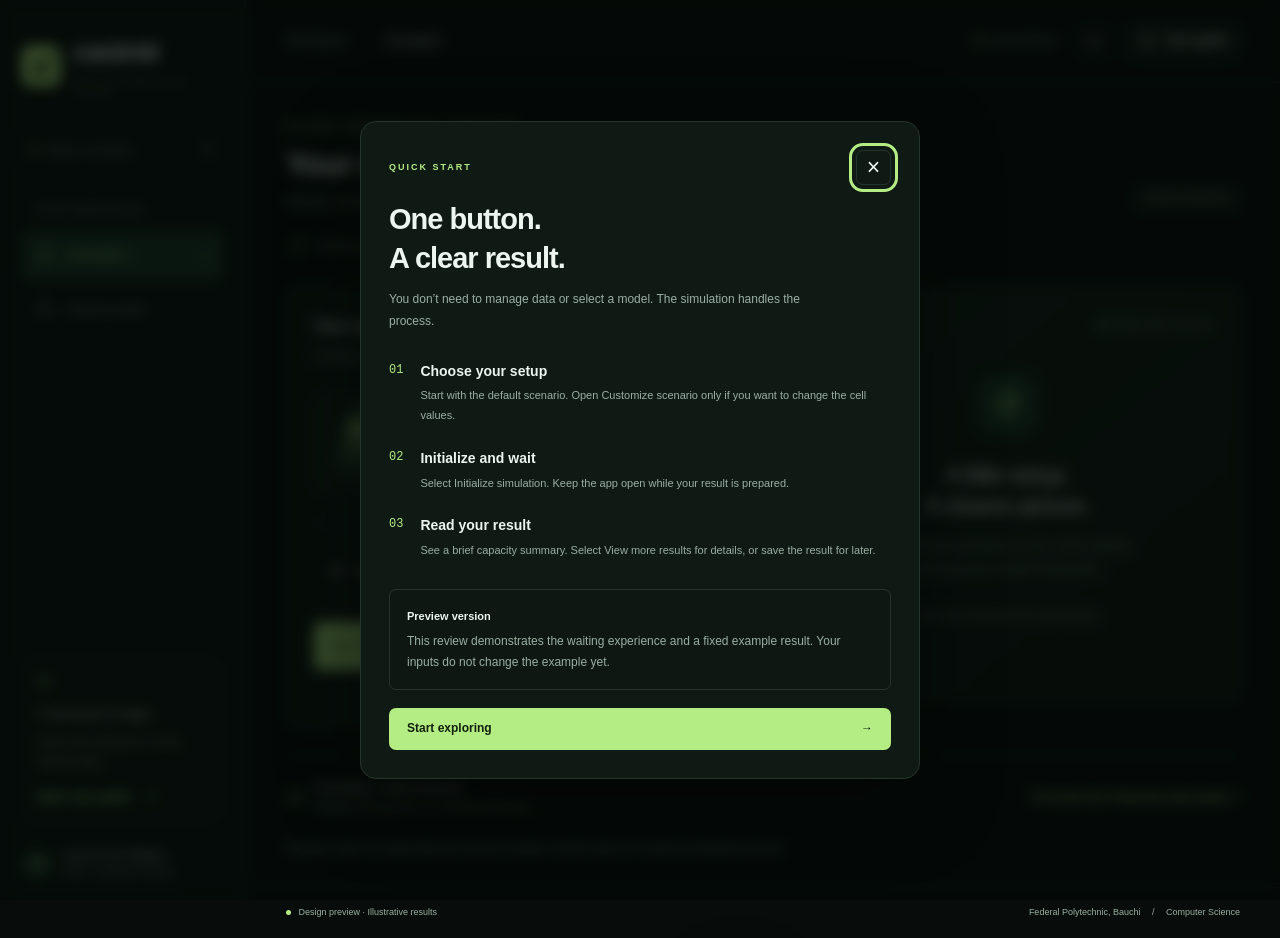
<file: prototype/index.html>
<!doctype html>
<html lang="en" data-theme="dark">
<head>
  <meta charset="UTF-8"><meta name="viewport" content="width=device-width,initial-scale=1">
  <meta name="description" content="Casimir battery performance simulation — interactive interface prototype.">
  <title>Casimir — Battery Simulation Studio</title>
  <link rel="stylesheet" href="styles.css">
  <link rel="stylesheet" href="simplified.css">
</head>
<body>
<a class="skip-link" href="#main">Skip to workspace</a>
<div class="app-shell">
  <aside class="sidebar" aria-label="Main navigation">
    <a class="brand" href="#simulation" aria-label="Casimir home"><span class="brand-mark">c<span>·</span></span><span>casimir<small>BATTERY SIMULATION STUDIO</small></span></a>
    <div class="workspace-tag"><span class="status-dot"></span> Battery simulation <span class="tag">01</span></div>
    <p class="nav-label">YOUR WORKSPACE</p>
    <nav id="nav"></nav>
    <div class="sidebar-bottom"><div class="guide-prompt"><span class="mini-icon" data-icon="book"></span><strong>A clear place to begin.</strong><p>Learn the workflow in a few simple steps.</p><button class="text-button" data-action="guide">Open user guide <span>↗</span></button></div><div class="researcher"><span class="avatar">CM</span><div>Casimir Rock Mbaika<small>HND · Computer Science</small></div></div></div>
  </aside>
  <div class="workspace">
    <header class="topbar"><div class="breadcrumb">Workspace <span>/</span> <strong id="crumb">Simulation</strong></div><div class="top-actions"><span class="local-status"><span class="status-dot"></span> Local prototype</span><button id="theme-toggle" class="icon-button" aria-label="Switch to light theme" title="Switch to light theme"></button><button class="secondary small" data-action="guide" aria-label="Open user guide"><span data-icon="book"></span><span>User guide</span></button></div></header>
    <main id="main" tabindex="-1"></main>
    <footer><span><span class="status-dot"></span> Design preview · Illustrative results</span><span>Federal Polytechnic, Bauchi <span class="footer-divider">/</span> Computer Science</span></footer>
  </div>
</div>
<dialog id="guide-dialog" aria-labelledby="guide-title"><div class="dialog-top"><span class="eyebrow">QUICK START</span><button class="icon-button" data-close="guide-dialog" aria-label="Close user guide">×</button></div><h2 id="guide-title">One button.<br>A clear result.</h2><p class="dialog-intro">You don’t need to manage data or select a model. The simulation handles the process.</p><div class="guide-steps"><article><span>01</span><div><h3>Choose your setup</h3><p>Start with the default scenario. Open Customize scenario only if you want to change the cell values.</p></div></article><article><span>02</span><div><h3>Initialize and wait</h3><p>Select Initialize simulation. Keep the app open while your result is prepared.</p></div></article><article><span>03</span><div><h3>Read your result</h3><p>See a brief capacity summary. Select View more results for details, or save the result for later.</p></div></article></div><div class="notice"><strong>Preview version</strong><p>This review demonstrates the waiting experience and a fixed example result. Your inputs do not change the example yet.</p></div><button class="primary full" id="guide-start">Start exploring <span>→</span></button></dialog>
<dialog id="details-dialog" aria-labelledby="details-title"></dialog>
<div id="toast" role="status" aria-live="polite"></div>
<script src="app.js"></script>
</body>
</html>
</file>
<file: prototype/styles.css>
@charset "UTF-8";
:root{font-family:Inter,"Segoe UI",Arial,sans-serif;color-scheme:dark;--bg:#080d0b;--sidebar:#0b120f;--panel:#101a15;--raised:#14221b;--line:#24352b;--text:#edf5ef;--muted:#9aafa2;--accent:#b4ed83;--accent-text:#12200d;--green:#1b3c2b;--subtle:#0e1712;--danger:#ffb2a7;--shadow:0 24px 80px #0006}
html[data-theme=light]{color-scheme:light;--bg:#f3f7f2;--sidebar:#fff;--panel:#fff;--raised:#edf5e9;--line:#d9e4d6;--text:#15271b;--muted:#586d5c;--accent:#276843;--accent-text:#fff;--green:#dcecd5;--subtle:#f7faf5;--danger:#a12e20;--shadow:0 24px 80px #18392420}
*{box-sizing:border-box}body{margin:0;background:var(--bg);color:var(--text);font-size:14px;line-height:1.55}button,input,select{font:inherit}button,a,input,select{ -webkit-tap-highlight-color:transparent}button{cursor:pointer}button:disabled{cursor:wait;opacity:.65}a{color:inherit;text-decoration:none}button{color:inherit}button svg,button [data-icon]{flex-shrink:0}svg{display:block}button{border:0}button:focus-visible,a:focus-visible,input:focus-visible,select:focus-visible,summary:focus-visible{outline:3px solid var(--accent);outline-offset:4px}h1,h2,h3,p{margin:0}h1{font-size:clamp(27px,2.5vw,36px);line-height:1.2;font-weight:600;letter-spacing:-1.2px}h2{font-size:19px;line-height:1.35;letter-spacing:-.45px;font-weight:600}h3{font-size:14px;font-weight:600}p{color:var(--muted)}.app-shell{display:flex;min-height:100vh}.sidebar{width:246px;position:fixed;inset:0 auto 0 0;display:flex;flex-direction:column;background:var(--sidebar);border-right:1px solid var(--line);padding:32px 21px 20px;z-index:10}.brand{display:flex;gap:12px;align-items:center;font-size:27px;letter-spacing:-1px;font-weight:650}.brand-mark{display:grid;place-content:center;background:var(--accent);color:var(--accent-text);width:42px;height:42px;border-radius:12px;font-size:34px;position:relative;line-height:1}.brand-mark span{position:absolute;right:7px;top:-2px}.brand small{display:block;font-size:8px;letter-spacing:1.6px;font-weight:500;color:var(--muted);margin-top:2px}.workspace-tag{display:flex;align-items:center;font-size:11px;color:var(--muted);gap:8px;border:1px solid var(--line);padding:10px;border-radius:7px;margin-top:30px}.tag{margin-left:auto;font-size:10px}.status-dot{display:inline-block;width:6px;height:6px;border-radius:50%;background:var(--accent);flex-shrink:0}.nav-label{font-size:9px;letter-spacing:1.8px;margin:34px 12px 12px;font-weight:600}.nav-item{width:100%;display:flex;align-items:center;gap:13px;padding:13px 14px;background:transparent;color:var(--muted);text-align:left;margin-bottom:5px;border-radius:7px;border:1px solid transparent;font-size:13px}.nav-item.active{color:var(--accent);background:var(--green);border-color:var(--line)}.nav-item:hover{background:var(--raised);color:var(--text)}.nav-item .nav-arrow{margin-left:auto;font-size:15px}.sidebar-bottom{margin-top:auto;padding-top:35px}.guide-prompt{border:1px solid var(--line);border-radius:9px;padding:17px 14px;background:var(--subtle)}.mini-icon{display:block;color:var(--accent);margin-bottom:13px}.guide-prompt strong{font-size:12px;font-weight:500}.guide-prompt p{font-size:11px;margin-top:7px;line-height:1.7}.text-button{background:none;color:var(--accent);display:flex;align-items:center;gap:15px;padding:0;font-size:12px;font-weight:600}.guide-prompt button{margin-top:15px}.researcher{display:flex;align-items:center;gap:9px;font-size:11px;padding-top:23px}.researcher small{display:block;color:var(--muted);font-size:10px}.avatar{display:grid;place-items:center;width:32px;height:32px;border-radius:50%;background:var(--green);color:var(--accent);font-size:10px}.workspace{margin-left:246px;width:calc(100% - 246px);min-height:100vh;display:flex;flex-direction:column}.topbar{height:83px;border-bottom:1px solid var(--line);display:flex;align-items:center;justify-content:space-between;padding:0 40px;gap:20px}.breadcrumb{color:var(--muted);font-size:12px}.breadcrumb span{padding:0 15px;color:var(--line)}.breadcrumb strong{color:var(--text);font-weight:400}.top-actions{display:flex;align-items:center;gap:15px}.local-status{display:flex;align-items:center;gap:7px;font-size:10px;color:var(--muted);margin-right:5px}.icon-button{display:grid;place-content:center;width:35px;height:35px;border-radius:7px;background:transparent;border:1px solid var(--line);font-size:23px}.icon-button:hover,.secondary:hover{background:var(--raised)}.secondary,.primary{display:inline-flex;align-items:center;justify-content:center;gap:10px;border-radius:7px;padding:12px 17px;font-size:12px;font-weight:600;line-height:1.3;min-height:42px}.secondary{border:1px solid var(--line);background:var(--panel)}.primary{background:var(--accent);color:var(--accent-text);border:1px solid transparent}.primary:hover{filter:brightness(1.08)}.small{min-height:35px;padding:8px 12px;font-size:11px}.full{width:100%}.primary span:last-child{margin-left:auto}.primary span[data-icon]:first-child{margin-left:0}.full.primary{justify-content:flex-start}main{padding:32px 40px 30px;max-width:1540px;width:100%;margin:auto;flex:1}.page-heading{display:flex;align-items:flex-end;justify-content:space-between;gap:20px;margin-bottom:26px}.eyebrow{display:block;font-size:9px;letter-spacing:2px;color:var(--accent);font-weight:650;margin-bottom:10px}.page-heading p{font-size:12px;margin-top:10px;max-width:580px}.badge{font-size:9px;font-weight:600;letter-spacing:.5px;border:1px solid var(--line);color:var(--accent);background:var(--green);border-radius:5px;padding:5px 9px;white-space:nowrap;display:inline-flex;align-items:center;gap:6px}.quiet-badge{color:var(--muted);background:var(--subtle)}.workflow-strip{display:flex;align-items:center;border:1px solid var(--line);border-radius:9px;padding:15px 20px;margin-bottom:25px;background:var(--subtle);gap:12px}.workflow-step{display:flex;align-items:center;gap:9px;color:var(--muted);font-size:11px;flex:1}.workflow-step b{font-weight:500;color:var(--text)}.step-number{width:23px;height:23px;border-radius:50%;border:1px solid var(--line);display:grid;place-items:center;font-size:10px}.workflow-step.current .step-number{background:var(--accent);color:var(--accent-text);border-color:var(--accent)}.workflow-step.current b{color:var(--accent)}.step-line{width:22px;height:1px;background:var(--line);margin-right:12px}.simulation-grid{display:grid;grid-template-columns:minmax(310px,1.07fr) minmax(300px,1fr);gap:22px}.panel{border:1px solid var(--line);border-radius:11px;background:var(--panel);overflow:hidden}.panel-pad{padding:24px}.panel-heading{display:flex;align-items:center;justify-content:space-between;gap:12px}.panel-heading h2{font-size:16px}.panel-subtitle{font-size:11px;margin-top:6px;max-width:450px}.section-number{color:var(--accent);font-size:11px;font-family:Consolas,monospace;margin-right:9px}.form-meta{display:flex;justify-content:space-between;gap:12px;padding:13px 0 17px;border-bottom:1px solid var(--line);margin-bottom:17px;font-size:10px;color:var(--muted)}.form-meta strong{font-weight:500;color:var(--text)}.field{margin-bottom:18px}.field-title{display:flex;justify-content:space-between;align-items:center;gap:10px;margin-bottom:6px}.field label{font-size:12px;font-weight:500}.unit{font-size:9px;color:var(--muted);background:var(--subtle);padding:2px 6px;border-radius:3px;border:1px solid var(--line)}.input-row{display:flex;gap:14px;align-items:center}input[type=range]{flex:1;min-width:0;accent-color:var(--accent);height:16px;cursor:pointer}input[type=number]{width:84px;padding:8px 9px;border-radius:6px;border:1px solid var(--line);color:var(--text);background:var(--subtle);text-align:right;font-family:Consolas,monospace;font-size:12px}input:invalid{border-color:var(--danger)}.field-help{font-size:10px;margin-top:5px;display:flex;justify-content:space-between;gap:10px}.field-help span:first-child{max-width:75%}.field-help span:last-child{white-space:nowrap;font-family:Consolas,monospace}.form-actions{display:flex;gap:10px;margin-top:22px}.form-actions .primary{flex:1}.microcopy{font-size:10px;margin-top:10px;line-height:1.6}.result-panel{background:linear-gradient(145deg,var(--raised),var(--panel) 70%);display:flex;flex-direction:column}.result-inner{padding:24px;flex:1}.result-header{display:flex;justify-content:space-between;align-items:center}.result-header h2{font-size:16px}.result-status{font-size:9px;display:flex;align-items:center;gap:6px;color:var(--muted)}.capacity-label{margin-top:33px;font-size:11px;color:var(--muted)}.capacity{font-size:64px;line-height:1.18;letter-spacing:-3px;font-weight:500;margin-top:7px;font-variant-numeric:tabular-nums}.capacity small{font-size:16px;letter-spacing:0;color:var(--muted);margin-left:8px}.result-state{margin-top:12px}.result-explanation{font-size:12px;line-height:1.85;margin-top:18px;max-width:390px}.reference-line{display:flex;align-items:center;gap:10px;font-size:10px;color:var(--muted);padding:14px 0;margin-top:19px;border-top:1px solid var(--line);border-bottom:1px solid var(--line)}.reference-line strong{margin-left:auto;color:var(--text);font-family:Consolas,monospace;font-size:12px;font-weight:400}.result-actions{display:flex;gap:10px;margin-top:21px;flex-wrap:wrap}.result-actions button{flex:1}.result-note{font-size:10px;margin-top:13px;color:var(--muted)}.result-footer{padding:16px 24px;background:var(--subtle);border-top:1px solid var(--line);display:flex;gap:10px;align-items:flex-start}.result-footer svg{color:var(--accent);margin-top:3px;flex-shrink:0}.result-footer p{font-size:10px;line-height:1.7}.lower-grid{display:grid;grid-template-columns:1.6fr 1fr;gap:22px;margin-top:22px}.chart-head{display:flex;align-items:center;justify-content:space-between}.chart-head h2{font-size:14px}.chart-head p{font-size:10px;margin-top:4px}.chart{height:126px;margin-top:18px;width:100%}.chart text{font:9px "Segoe UI",sans-serif;fill:var(--muted)}.legend{display:flex;align-items:center;gap:8px;font-size:9px;color:var(--muted);flex-wrap:wrap}.legend i{width:7px;height:7px;border-radius:2px;background:var(--accent);display:inline-block}.legend i.faded{background:var(--muted);margin-left:10px}.explain-list{margin-top:15px;display:grid;gap:14px}.explain-list div{display:flex;align-items:flex-start;gap:11px}.explain-list svg{color:var(--accent);margin-top:3px;flex-shrink:0}.explain-list p{font-size:11px}.explain-list strong{display:block;font-size:11px;font-weight:500;color:var(--text);margin-bottom:2px}footer{display:flex;justify-content:space-between;gap:15px;font-size:9px;color:var(--muted);padding:18px 40px;border-top:1px solid var(--line)}footer .status-dot{width:5px;height:5px;margin-right:5px}.footer-divider{padding:0 9px}.notice{padding:15px 17px;border-radius:7px;border:1px solid var(--line);background:var(--subtle);margin:18px 0}.notice strong{font-size:11px;font-weight:600}.notice p{font-size:11px;line-height:1.8;margin-top:4px}.stat-grid{display:grid;grid-template-columns:repeat(3,1fr);gap:18px;margin-bottom:22px}.stat{padding:22px}.stat p{font-size:11px}.stat strong{font-size:29px;letter-spacing:-1px;font-weight:500;display:block;margin:8px 0 2px}.stat small{font-size:10px;color:var(--muted)}.content-grid{display:grid;grid-template-columns:1.4fr 1fr;gap:22px}.table-wrap{overflow:auto}table{width:100%;border-collapse:collapse;font-size:12px;text-align:left}th{font-size:9px;font-weight:500;text-transform:uppercase;letter-spacing:.7px;color:var(--muted);padding:14px 15px;background:var(--subtle);white-space:nowrap}td{padding:16px 15px;border-bottom:1px solid var(--line);white-space:nowrap}tr:last-child td{border-bottom:0}td.numeric{font-family:Consolas,monospace;font-size:11px}.table-heading{padding:21px;display:flex;justify-content:space-between;align-items:center}.table-heading h2{font-size:15px}.table-heading p{font-size:10px;margin-top:5px}.empty{padding:55px 25px;text-align:center}.empty svg{margin:0 auto 15px;color:var(--accent)}.empty p{max-width:390px;margin:8px auto 22px;font-size:12px}.dataset-settings{display:grid;gap:17px;margin-top:23px}.settings-label{display:block;font-size:11px;margin-bottom:6px}.settings-input{width:100%!important;text-align:left!important;min-height:40px}.callout-row{display:flex;gap:15px;align-items:center;padding:18px;border:1px solid var(--line);border-radius:8px;margin-top:14px;background:var(--subtle)}.callout-row>span{font:14px Consolas,monospace;color:var(--accent)}.callout-row p{font-size:11px}.callout-row strong{display:block;font-size:12px;font-weight:500;color:var(--text)}.metric-defs{display:grid;grid-template-columns:repeat(2,1fr);gap:18px;margin-top:22px}.metric-defs article{padding:20px}.metric-defs h3{color:var(--accent);font-size:12px}.metric-defs p{font-size:11px;margin-top:7px}.welcome-panel{padding:32px;background:radial-gradient(ellipse at 100% 0,var(--green),var(--panel) 70%);margin-bottom:22px;display:flex;align-items:center;gap:35px}.welcome-panel h2{font-size:28px;letter-spacing:-1px;max-width:450px}.welcome-panel p{font-size:12px;max-width:490px;margin:14px 0 22px;line-height:1.9}.battery-visual{width:190px;height:200px;margin-left:auto;position:relative;flex-shrink:0;display:grid;place-items:center}.battery-outline{border:2px solid var(--accent);width:106px;height:160px;border-radius:17px;padding:11px;transform:rotate(14deg);position:relative;box-shadow:0 0 60px #7aad3a15}.battery-outline:before{content:'';width:35px;height:7px;border-radius:4px 4px 0 0;position:absolute;top:-9px;left:33px;background:var(--accent)}.battery-outline i{display:block;background:var(--accent);height:35px;margin-bottom:10px;border-radius:5px;opacity:.8}.battery-outline i:nth-child(2){opacity:.5}.battery-outline i:nth-child(3){opacity:.2}.overview-steps{display:grid;grid-template-columns:repeat(3,1fr);gap:18px}.overview-card{padding:23px}.overview-card>span{display:block;color:var(--accent);font-size:11px;font-family:Consolas,monospace;margin-bottom:25px}.overview-card p{font-size:11px;margin:10px 0 22px}.inline-actions{display:flex;gap:10px;flex-wrap:wrap}select{width:100%;background:var(--subtle);color:var(--text);border:1px solid var(--line);border-radius:6px;padding:10px;font-size:12px}.error{color:var(--danger);font-size:11px;margin-top:10px}.hidden{display:none!important}.skip-link{position:fixed;top:-60px;left:10px;z-index:100;background:var(--accent);color:var(--accent-text);padding:12px}.skip-link:focus{top:10px}dialog{background:var(--panel);color:var(--text);border:1px solid var(--line);border-radius:16px;max-width:560px;width:calc(100% - 32px);padding:28px;box-shadow:var(--shadow);max-height:90vh;overflow:auto}dialog::backdrop{background:#030906b8;backdrop-filter:blur(7px)}.dialog-top{display:flex;align-items:center;justify-content:space-between;margin-bottom:15px}.dialog-top .eyebrow{margin:0}dialog h2{font-size:29px;letter-spacing:-1px}.dialog-intro{font-size:12px;line-height:1.8;margin-top:11px;max-width:420px}.guide-steps{display:grid;gap:22px;margin:28px 0}.guide-steps article{display:flex;gap:17px}.guide-steps article>span{font:12px Consolas,monospace;color:var(--accent);padding-top:2px}.guide-steps p{font-size:11px;line-height:1.8;margin-top:4px}.detail-values{margin:24px 0}.detail-values div{display:flex;justify-content:space-between;gap:20px;padding:10px 0;border-bottom:1px solid var(--line);font-size:11px}.detail-values span{color:var(--muted)}.detail-values strong{font-weight:500}.detail-chart{padding:18px;background:var(--subtle);border:1px solid var(--line);border-radius:8px}#toast{position:fixed;bottom:24px;left:calc(50% + 100px);transform:translateX(-50%) translateY(120px);padding:13px 20px;background:var(--accent);color:var(--accent-text);border-radius:8px;box-shadow:var(--shadow);z-index:100;max-width:90%;font-size:12px;transition:transform .25s}#toast.show{transform:translateX(-50%) translateY(0)}
@media(min-width:1600px){main{padding-top:45px}.field{margin-bottom:25px}.capacity{font-size:76px}.result-explanation{margin-top:28px}.chart{height:150px}}
@media(max-width:1150px){.sidebar{width:210px;padding:27px 15px 18px}.workspace{margin-left:210px;width:calc(100% - 210px)}main{padding:28px 25px}.topbar{padding:0 25px}.brand{font-size:24px;gap:9px}.brand small{font-size:7px}.simulation-grid{gap:16px}.panel-pad,.result-inner{padding:20px}.lower-grid{gap:16px;grid-template-columns:1.25fr 1fr}.page-heading p{max-width:440px}footer{padding:18px 25px}.local-status{display:none}.field-help{font-size:9px}.capacity{font-size:57px}.result-actions{gap:7px}.result-actions button{font-size:10px;padding:11px 9px}.workflow-strip{padding:13px}.workflow-step{font-size:10px;gap:6px}.step-line{width:12px;margin:0}.content-grid{grid-template-columns:1fr}.overview-steps{gap:12px}.overview-card{padding:19px}}
@media(max-width:880px){.sidebar{width:76px;padding:23px 12px}.brand{justify-content:center}.brand>span:last-child,.workspace-tag,.nav-label,.nav-item .nav-name,.nav-arrow,.sidebar-bottom{display:none}.nav-item{padding:13px;justify-content:center;margin-top:8px}.sidebar nav{margin-top:35px}.workspace{margin-left:76px;width:calc(100% - 76px)}.simulation-grid{grid-template-columns:1fr 1fr}.panel-pad,.result-inner{padding:18px}.lower-grid{grid-template-columns:1fr}.topbar{height:70px}.field-help span:first-child{max-width:65%}.input-row{gap:8px}.result-explanation{font-size:11px}.result-footer{padding:16px 18px}.result-actions{flex-direction:column}.result-actions button{font-size:11px}.page-heading{align-items:flex-start}.page-heading>.badge{margin-top:7px}.stat-grid{gap:12px}.stat{padding:17px}.stat strong{font-size:25px}.welcome-panel{padding:25px}.battery-visual{width:125px}.welcome-panel h2{font-size:24px}#toast{left:calc(50% + 30px)}}
@media(max-width:640px){.sidebar{position:relative;width:100%;height:auto;flex-direction:row;align-items:center;padding:13px 16px;border-right:0;border-bottom:1px solid var(--line);gap:20px}.brand-mark{width:34px;height:34px;font-size:28px;border-radius:9px}.brand>span:last-child{display:block;font-size:20px}.brand small{display:none}.sidebar nav{margin:0;display:flex;flex:1;justify-content:flex-end;gap:3px}.nav-item{padding:9px;margin:0;width:auto}.nav-item svg{width:17px;height:17px}.app-shell{display:block}.workspace{margin:0;width:100%}.topbar{padding:0 18px;height:62px}.breadcrumb{font-size:10px}.breadcrumb span{padding:0 8px}.top-actions{gap:8px}.top-actions .secondary span:last-child{display:none}.top-actions .secondary{padding:8px}.icon-button{width:33px;height:33px}main{padding:23px 17px}.page-heading{gap:10px;margin-bottom:20px}.page-heading p{font-size:11px}.page-heading>.badge{display:none}h1{font-size:29px}.workflow-strip{gap:5px;padding:11px 10px;margin-bottom:18px}.workflow-step{gap:6px;font-size:9px}.step-line{display:none}.step-number{width:20px;height:20px;font-size:9px}.simulation-grid{grid-template-columns:1fr;gap:18px}.panel-pad,.result-inner{padding:22px}.field{margin-bottom:22px}.field-help{font-size:10px}.field-help span:first-child{max-width:75%}.input-row{gap:18px}.result-actions{flex-direction:row}.capacity{font-size:68px}.capacity-label{margin-top:27px}.result-explanation{font-size:12px}.lower-grid{margin-top:18px;gap:18px}.chart{height:135px}footer{padding:18px;flex-direction:column;gap:5px;font-size:9px}.stat-grid{grid-template-columns:repeat(3,1fr);gap:8px}.stat{padding:12px}.stat strong{font-size:23px}.stat p,.stat small{font-size:9px}.content-grid,.overview-steps,.metric-defs{grid-template-columns:1fr}.welcome-panel{padding:24px;display:block}.battery-visual{display:none}.welcome-panel h2{font-size:26px}.overview-card>span{margin-bottom:17px}.dialog-intro{font-size:12px}dialog{padding:23px}dialog h2{font-size:26px}.guide-steps{gap:20px}.table-heading{padding:18px}.table-heading .badge{font-size:8px}.table-wrap{max-width:100%}#toast{left:50%;width:max-content;font-size:11px}.nav-item.active{border-radius:6px}.form-actions .secondary{padding:11px 12px}.legend{gap:5px}}
@media(prefers-reduced-motion:reduce){*,*:before,*:after{scroll-behavior:auto!important;transition:none!important;animation:none!important}}
/* Keep explanatory copy comfortable at normal desktop scaling. */
.panel-subtitle,.microcopy,.field-help,.result-note,.result-footer p,.chart-head p,.legend,.explain-list p,.explain-list strong,.notice p,.metric-defs p,.table-heading p{font-size:12px}
.field label,.settings-label{font-size:13px}
.form-meta,.result-status,.reference-line,.capacity-label{font-size:11px}
.result-actions button,.secondary,.primary{font-size:12px}
.guide-prompt p,.guide-prompt strong,.guide-prompt .text-button{font-size:12px}
@media(max-width:640px){.nav-item{min-width:33px;min-height:40px;padding:7px}.sidebar{gap:8px;padding:12px}.top-actions .icon-button,.top-actions .secondary{min-width:40px;min-height:40px}.field-help{font-size:11px}.field-help span:first-child{max-width:68%}.form-meta{font-size:10px}.result-actions button{font-size:11px}.legend{font-size:10px}.brand>span:last-child{font-size:18px}.guide-prompt p{font-size:11px}}
</file>
<file: prototype/simplified.css>
/* User-facing flow: setup, initialize, result. */
.simple-heading{margin-bottom:22px}.simple-heading h1{max-width:700px}.simple-flow{display:flex;align-items:center;gap:20px;padding:0 0 27px;color:var(--muted);font-size:12px}.simple-flow span{display:flex;align-items:center;gap:9px}.simple-flow b{display:grid;place-items:center;width:25px;height:25px;border:1px solid var(--line);border-radius:50%;font:10px Consolas,monospace;color:var(--accent)}.simple-flow i{height:1px;width:42px;background:var(--line)}.simple-grid{grid-template-columns:1fr 1fr;align-items:start;gap:24px}.setup-panel{padding:27px}.setup-panel>.panel-subtitle{font-size:12px;line-height:1.8;max-width:340px}.scenario-summary{display:flex;gap:21px;align-items:center;padding:27px 0 29px;border-bottom:1px solid var(--line);margin-bottom:21px}.scenario-summary .eyebrow{font-size:8px;letter-spacing:1.5px;margin-bottom:6px}.scenario-summary h3{font-size:17px;font-weight:500;letter-spacing:-.3px}.scenario-summary p{font-size:11px;margin-top:6px}.scenario-art{width:87px;height:98px;display:grid;place-items:center;background:var(--raised);border:1px solid var(--line);border-radius:12px;flex-shrink:0}.cell-art{width:34px;height:59px;border:1.5px solid var(--accent);border-radius:6px;padding:4px;position:relative;transform:rotate(12deg)}.cell-art:before{content:'';position:absolute;top:-5px;left:10px;width:11px;height:3px;background:var(--accent);border-radius:2px 2px 0 0}.cell-art i{display:block;height:13px;margin:2px 0;border-radius:2px;background:var(--accent);opacity:.85}.cell-art i:nth-child(2){opacity:.5}.cell-art i:nth-child(3){opacity:.25}
#customize{border:1px solid var(--line);border-radius:7px;margin-bottom:24px;background:var(--subtle)}#customize summary{padding:14px;display:flex;align-items:center;gap:9px;cursor:pointer;font-size:12px;list-style:none}#customize summary::-webkit-details-marker{display:none}#customize summary>span{margin-left:auto;font-size:10px;color:var(--muted);display:flex;gap:12px;align-items:center}#customize summary b{font-size:16px;font-weight:400;transition:transform .2s}#customize[open] summary b{transform:rotate(180deg)}#customize[open] summary{border-bottom:1px solid var(--line)}.custom-fields{padding:0 17px 19px}.input-intro{margin:15px 0 22px}fieldset{padding:0;margin:0;border:0;min-width:0}fieldset:disabled{opacity:.55}.initialize-button{min-height:48px;font-size:13px;gap:10px}.start-note{display:flex;gap:7px;align-items:flex-start;justify-content:center;font-size:10px;line-height:1.7;margin-top:13px}.start-note svg{margin-top:2px;flex-shrink:0}
.simple-result{background:linear-gradient(140deg,var(--raised),var(--panel) 75%);min-height:416px;padding:27px}.result-top{display:flex;justify-content:space-between;align-items:center;gap:15px}.result-top h2{font-size:16px}.ready-state{text-align:center;padding:37px 12px 25px}.ready-symbol{width:62px;height:62px;display:grid;place-items:center;background:var(--green);border:1px solid var(--line);color:var(--accent);border-radius:18px;margin:0 auto 24px}.ready-state h3{font-size:24px;line-height:1.3;font-weight:500;letter-spacing:-.8px}.ready-state p{font-size:12px;line-height:1.9;max-width:300px;margin:14px auto 24px}.ready-footnote{color:var(--muted);font-size:10px}.waiting-state{text-align:center;padding:31px 10px 14px}.waiting-ring{width:91px;height:91px;margin:0 auto 24px;position:relative;display:grid;place-items:center;border-radius:50%;border:1px solid var(--line);color:var(--accent)}.waiting-ring:after{position:absolute;content:'';inset:-2px;border:2px solid transparent;border-top-color:var(--accent);border-right-color:var(--accent);border-radius:50%;animation:spin 1.3s linear infinite}.waiting-ring>span{display:grid;place-items:center;background:var(--green);border-radius:50%;width:68px;height:68px}.waiting-state h3{font-size:21px;letter-spacing:-.5px;font-weight:500}.waiting-state p{font-size:12px;line-height:1.9;margin-top:12px}.waiting-state small{font-size:10px;color:var(--muted)}.waiting-dots{display:flex;justify-content:center;gap:6px;margin:19px 0}.waiting-dots i{width:4px;height:4px;background:var(--accent);border-radius:50%;animation:pulse 1s ease-in-out infinite}.waiting-dots i:nth-child(2){animation-delay:.15s}.waiting-dots i:nth-child(3){animation-delay:.3s}.button-spinner{width:14px;height:14px;border:1.5px solid currentColor;border-right-color:transparent;border-radius:50%;animation:spin 1s linear infinite;margin-left:0!important}
.completed-result .capacity-label{margin-top:29px}.completed-result .capacity{font-size:66px;margin:8px 0 14px}.completed-result .result-explanation{margin:17px 0 23px;font-size:13px;line-height:1.85}.completed-result .primary{min-height:44px}.save-result{margin-top:10px;min-height:41px;background:transparent}.completed-result .result-note{font-size:10px;text-align:center;margin-top:12px}.simple-bottom{display:flex;justify-content:space-between;align-items:center;gap:25px;border-top:1px solid var(--line);padding-top:23px;margin-top:27px}.simple-bottom>div{display:flex;gap:12px;align-items:center}.simple-bottom>div>svg{color:var(--accent);flex-shrink:0}.simple-bottom p{font-size:11px}.simple-bottom strong{font-weight:500;color:var(--text);display:block;margin-bottom:2px}.simple-bottom button{font-size:11px;text-align:left}.prototype-note{font-size:10px;color:var(--muted);margin-top:25px;line-height:1.7}.table-example{display:block;font-size:9px;color:var(--muted);margin-top:3px}main:has(.simple-grid){max-width:1330px;margin:0 auto;flex:1;padding-top:38px}.simple-grid .field-help{font-size:10px}.simple-grid .field{margin-bottom:22px}.simple-grid .field label{font-size:12px}.simple-grid .input-row{gap:12px}.simple-grid input[type=number]{width:82px}.simple-grid .error{margin:0 0 15px}.simple-grid .error.hidden{margin:0}
@keyframes spin{to{transform:rotate(360deg)}}@keyframes pulse{0%,80%,100%{opacity:.3}40%{opacity:1}}
@media(max-width:1150px){.simple-flow{gap:12px;font-size:11px}.simple-flow i{width:23px}.setup-panel,.simple-result{padding:23px}.scenario-summary{gap:15px}.scenario-summary h3{font-size:15px}.scenario-summary p{font-size:10px}.scenario-art{width:70px;height:89px}.simple-grid{gap:18px}.result-top{gap:9px}.result-top .result-status{font-size:9px}.simple-bottom{align-items:flex-start}.simple-bottom button{max-width:175px}.waiting-state h3{font-size:19px}.simple-grid .field-help span:first-child{max-width:62%}}
@media(max-width:780px){.simple-grid{grid-template-columns:1fr}.simple-result{min-height:390px}.simple-flow{justify-content:space-between;gap:7px}.simple-flow i{width:18px}.simple-flow span{font-size:10px;gap:5px}.scenario-summary{padding:22px 0}.simple-bottom{flex-direction:column;gap:18px}.simple-bottom button{max-width:none}.simple-grid .field-help span:first-child{max-width:74%}}
@media(max-width:640px){main:has(.simple-grid){padding-top:25px}.simple-heading h1{font-size:29px;max-width:300px;letter-spacing:-1px}.simple-heading p{max-width:300px;line-height:1.8}.simple-flow{padding-bottom:22px}.simple-flow b{width:22px;height:22px;font-size:9px}.simple-flow span{font-size:9px}.simple-flow i{width:10px}.simple-result,.setup-panel{padding:23px}.scenario-art{width:77px;height:88px}.scenario-summary h3{font-size:16px}.scenario-summary p{font-size:11px}.simple-grid .field-help{font-size:10px}.simple-grid .field-help span:first-child{max-width:62%}.custom-fields{padding:0 12px 18px}.simple-result{min-height:380px}.ready-state{padding:29px 5px 17px}.ready-state h3{font-size:24px}.simple-bottom p{font-size:11px}.start-note{font-size:10px}.sidebar nav{gap:7px}.sidebar .nav-item{min-width:40px;min-height:40px}.simple-grid .initialize-button{font-size:12px}.waiting-state h3{font-size:20px}}
@media(prefers-reduced-motion:reduce){.waiting-ring:after,.waiting-dots i,.button-spinner{animation:none!important}.waiting-ring:after{border-color:var(--accent)}}
</file>
